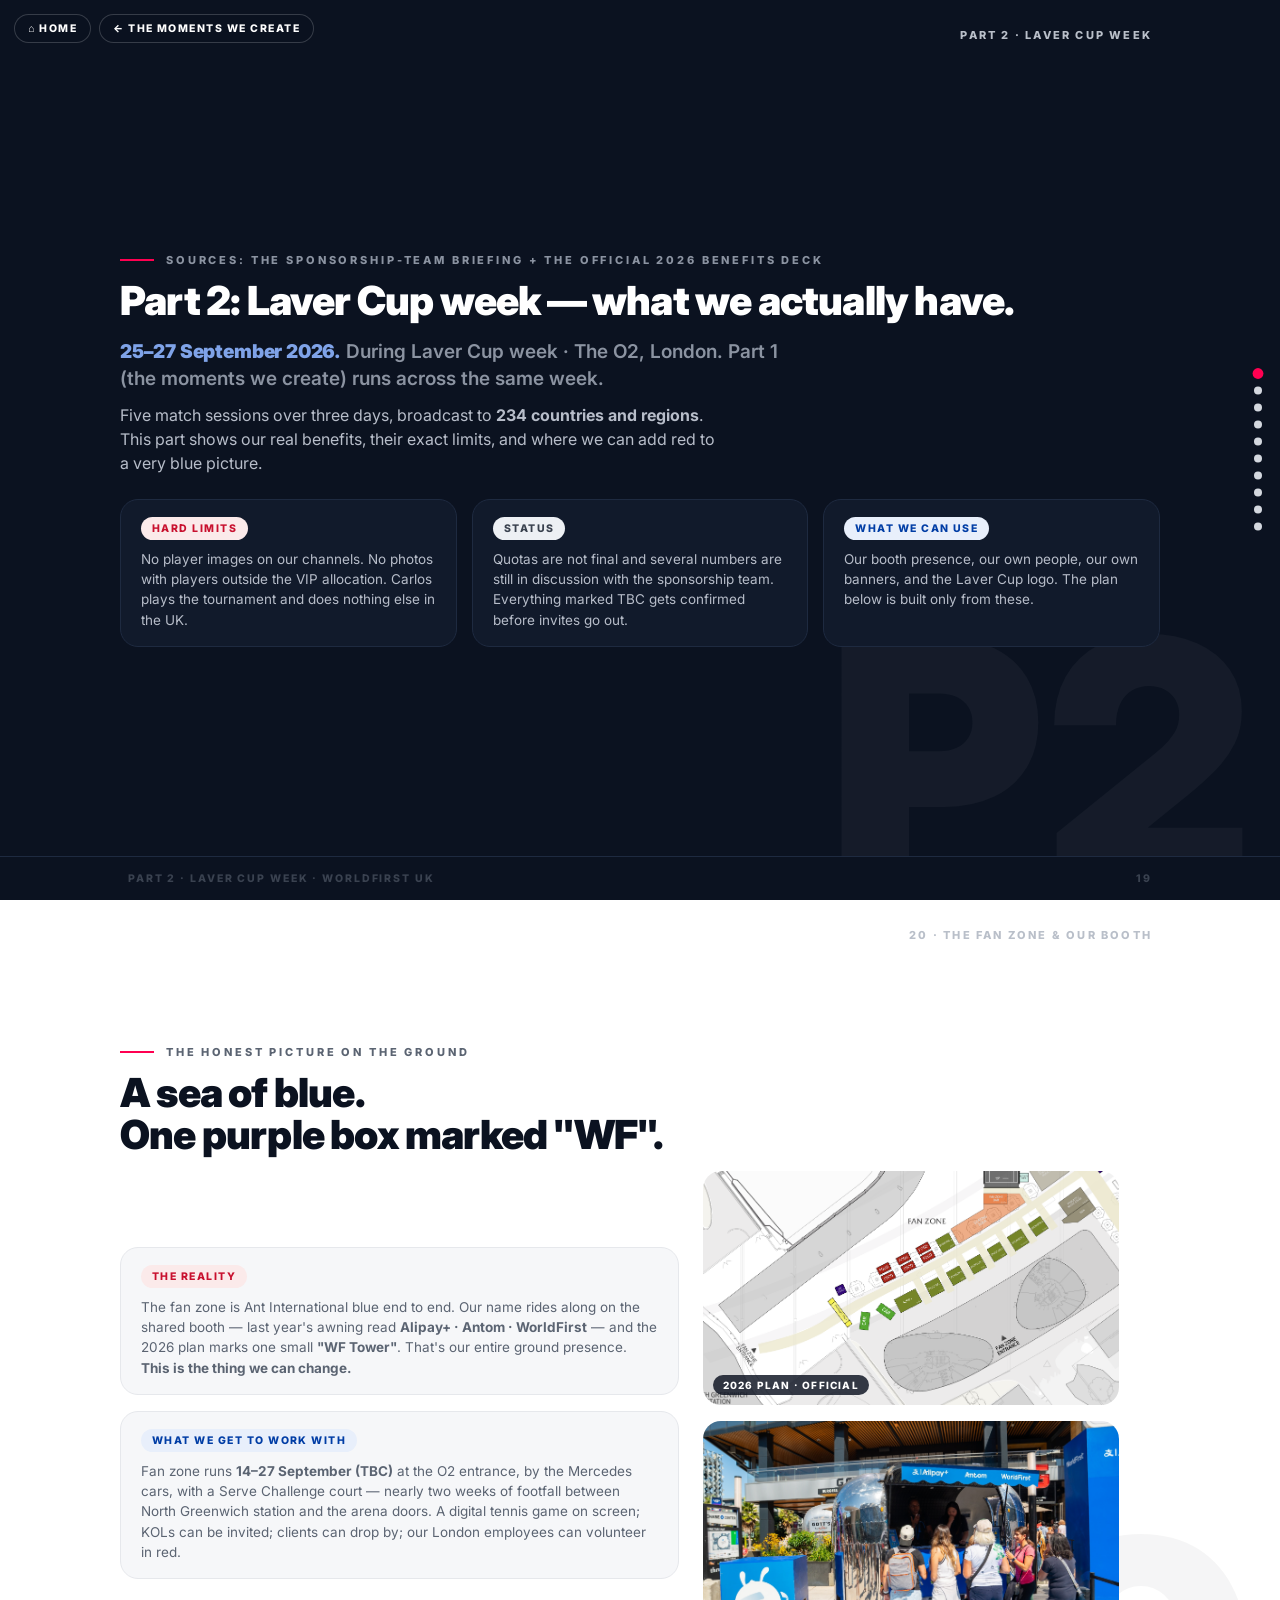
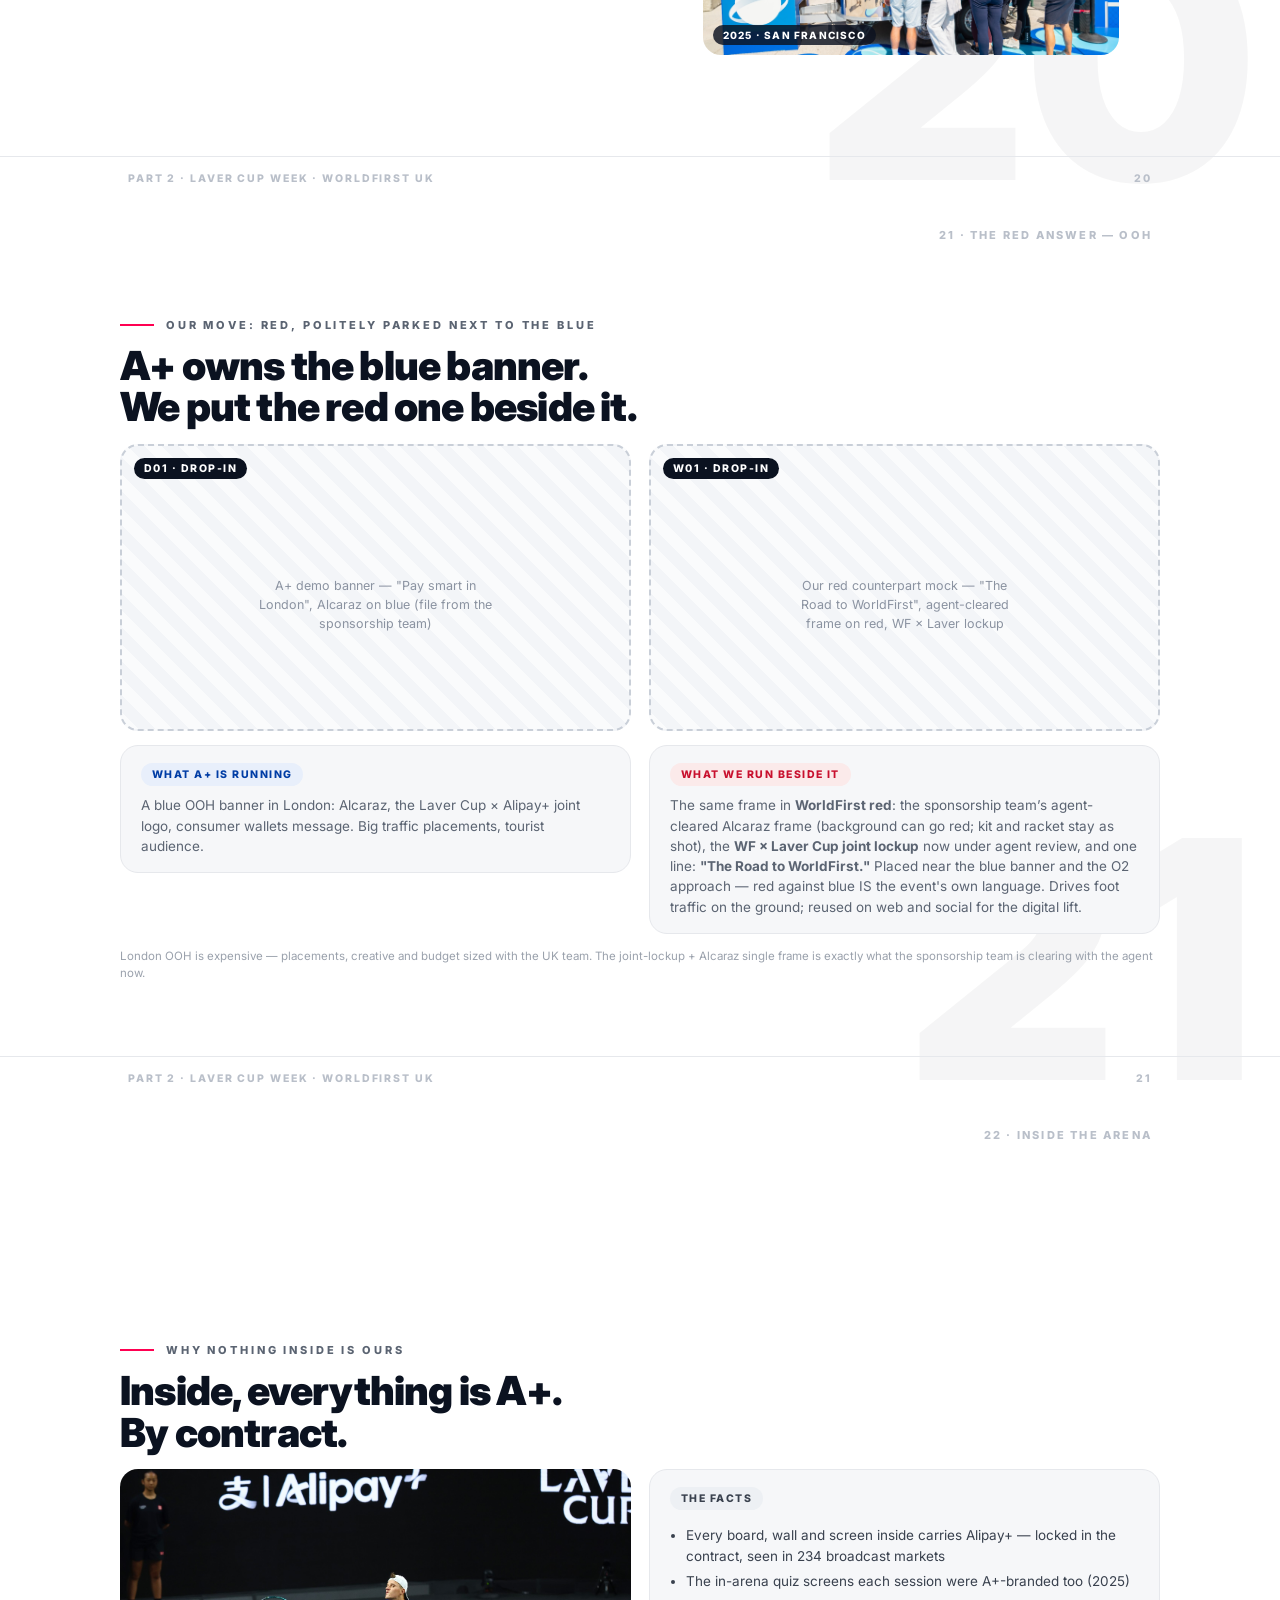
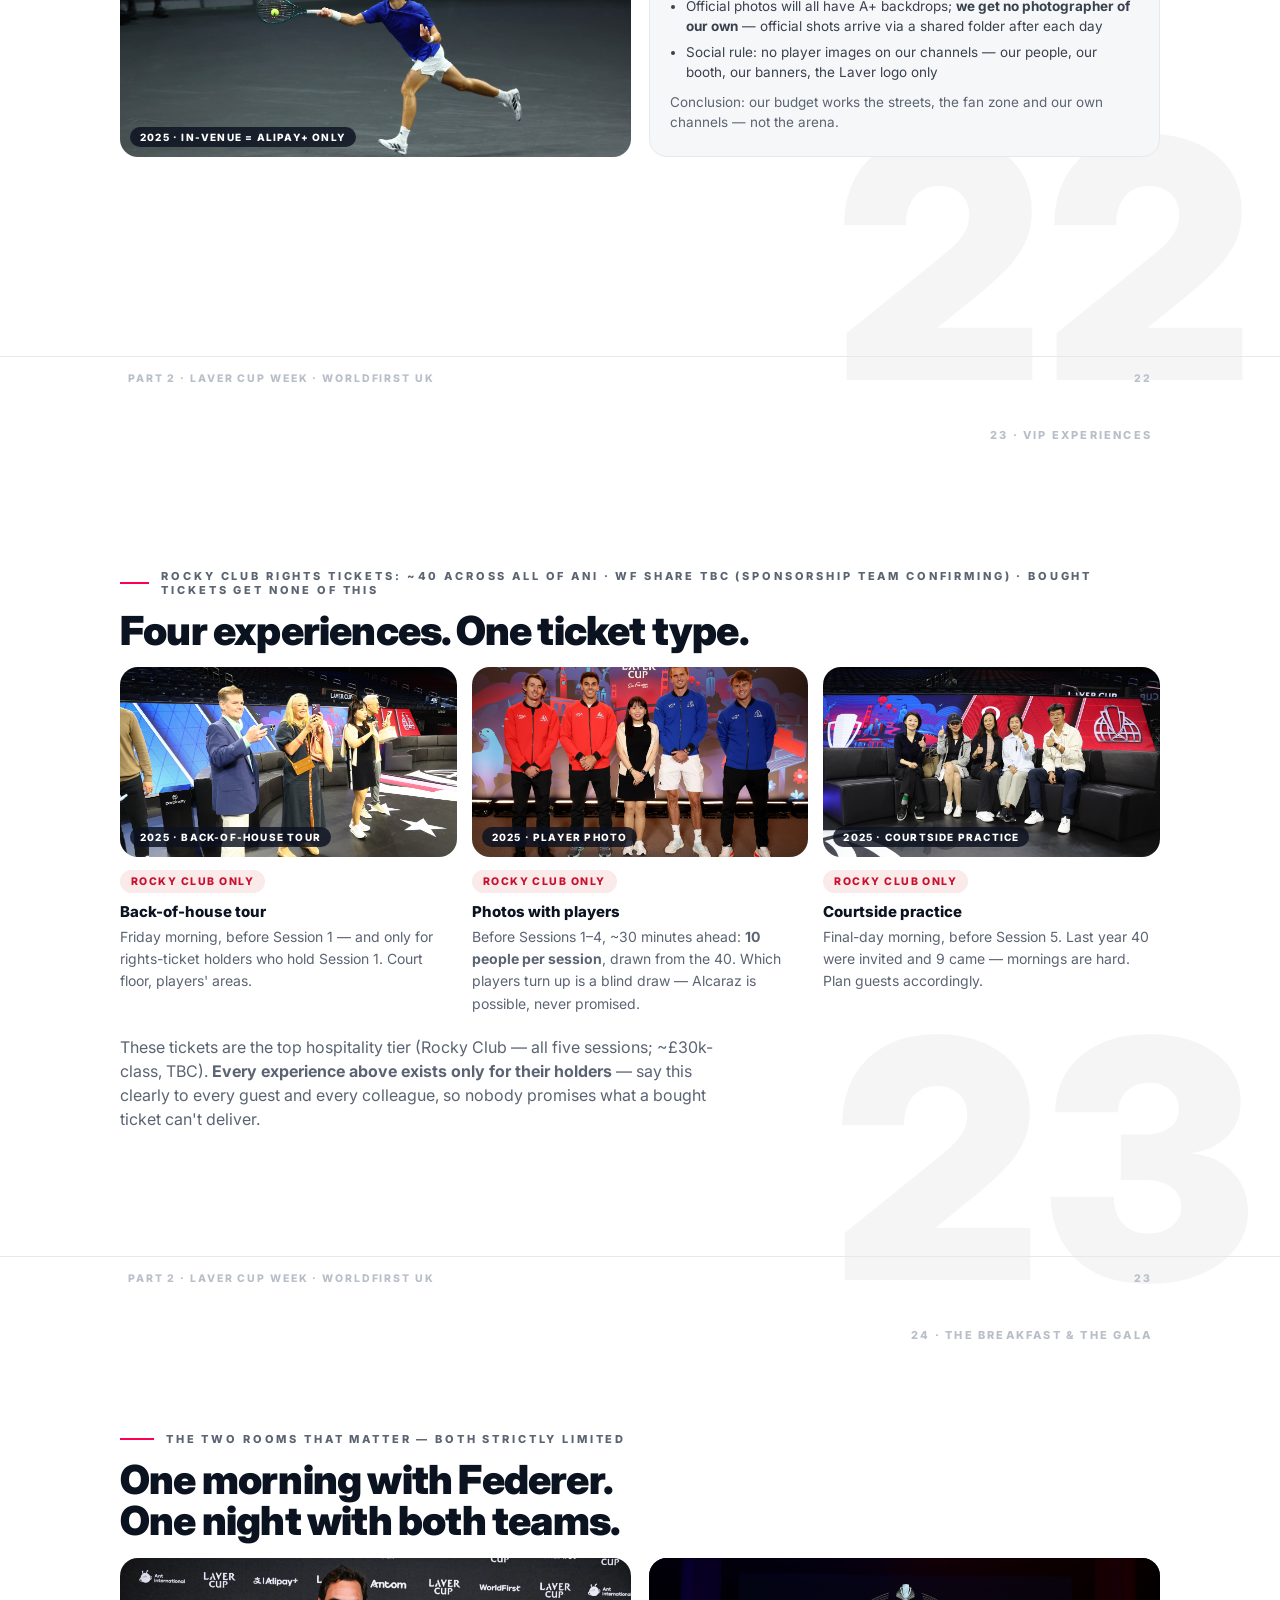
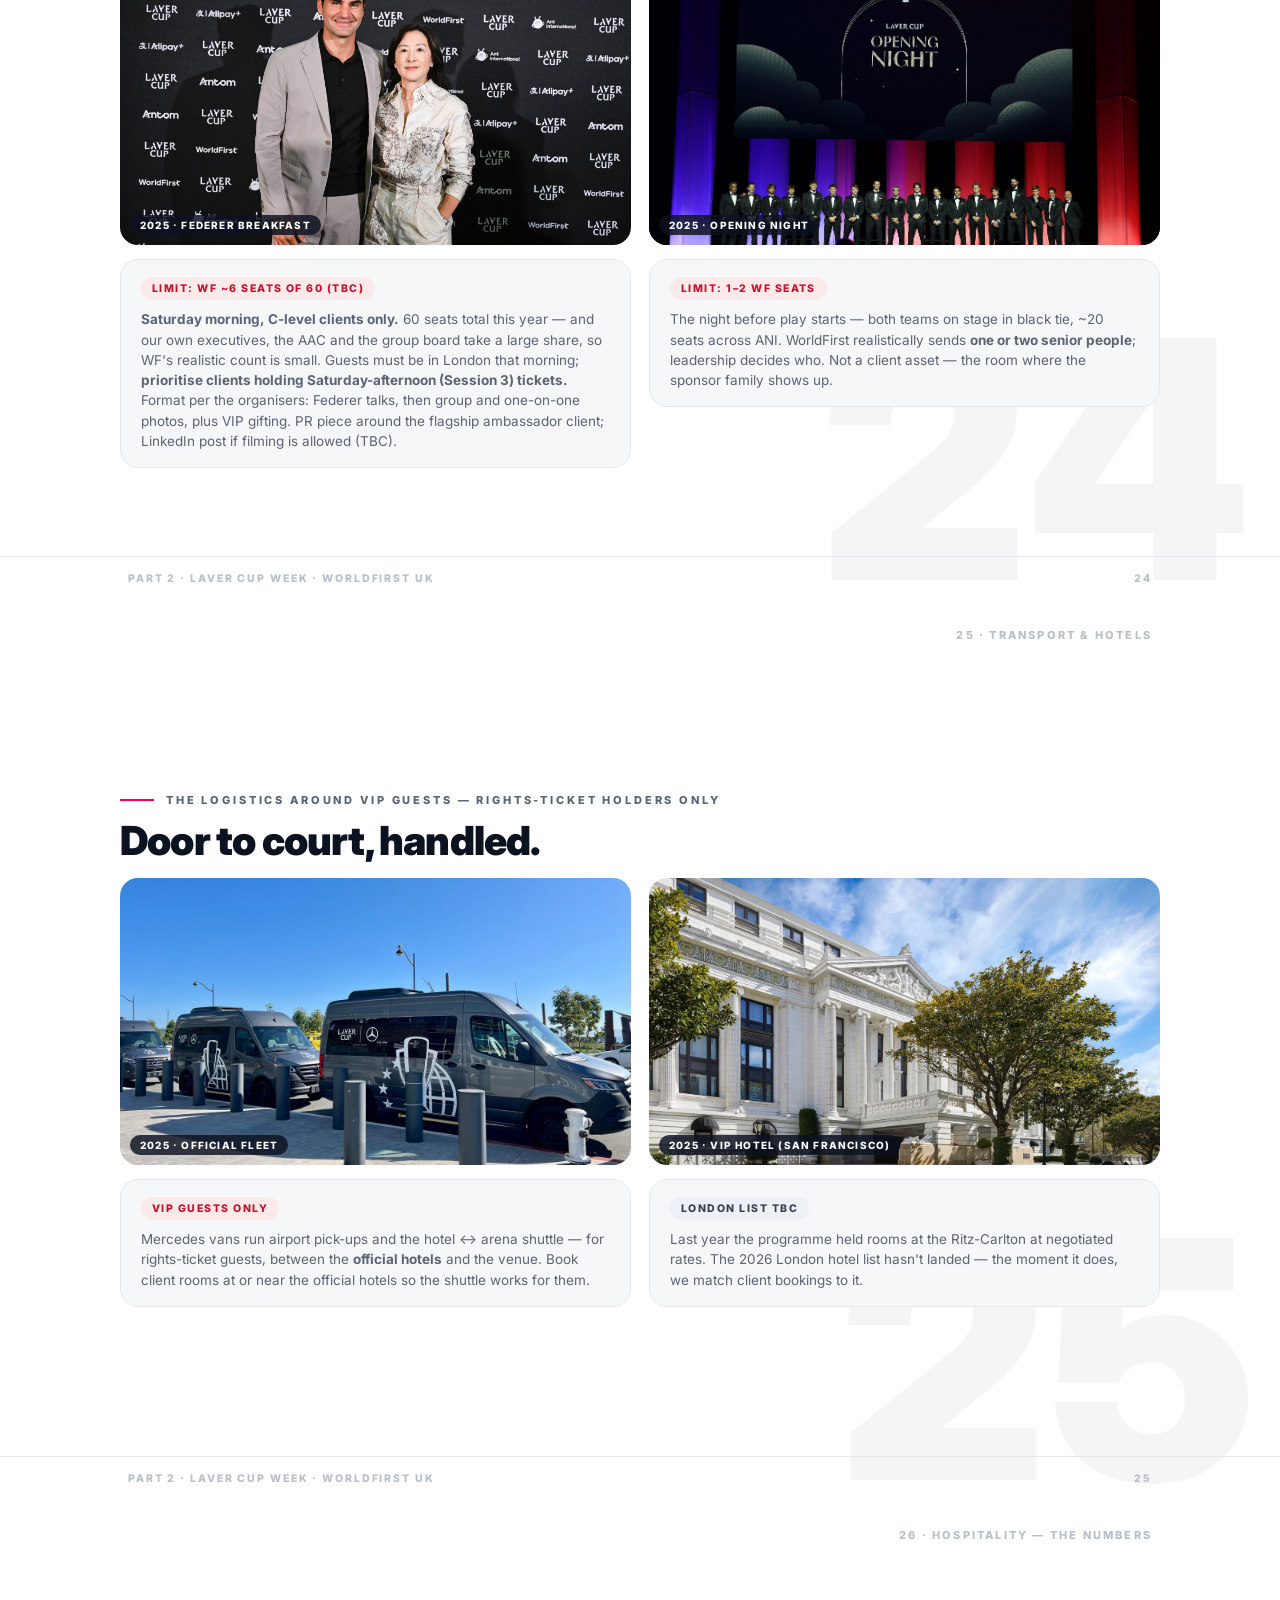
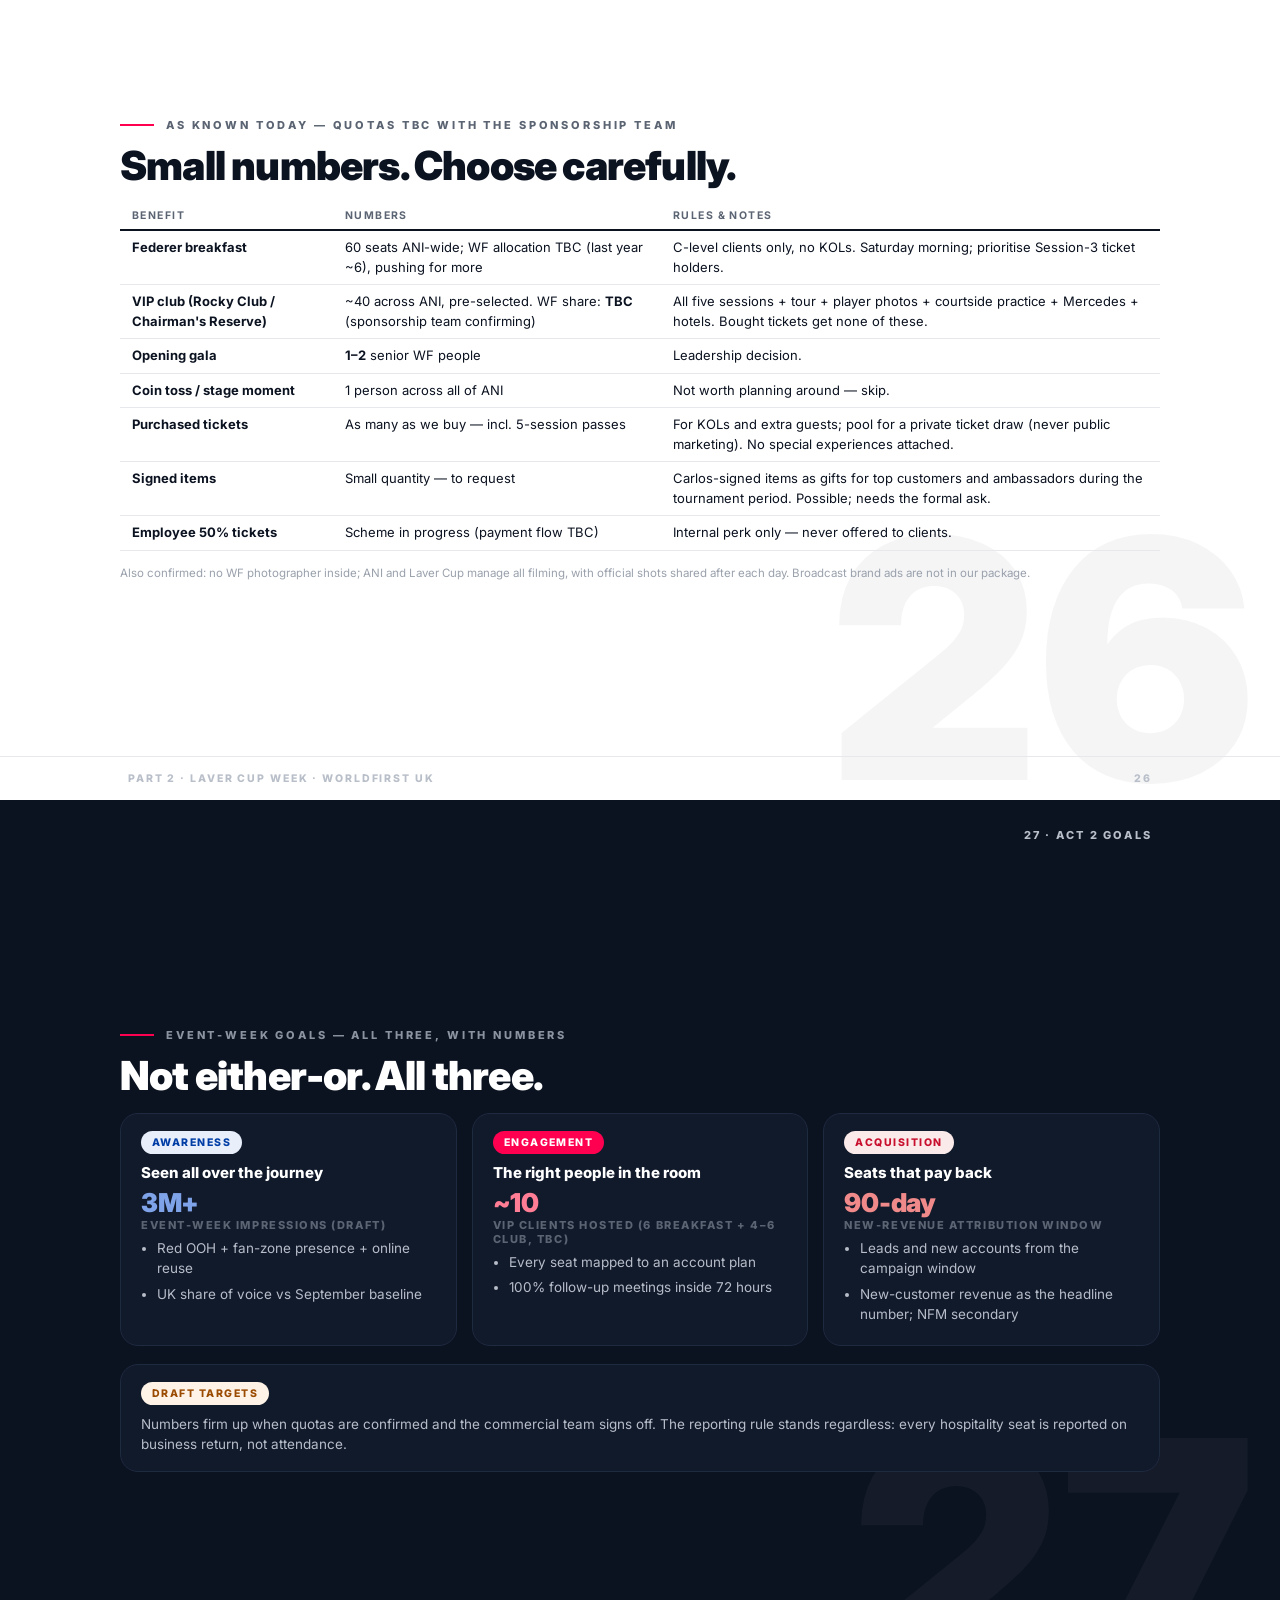
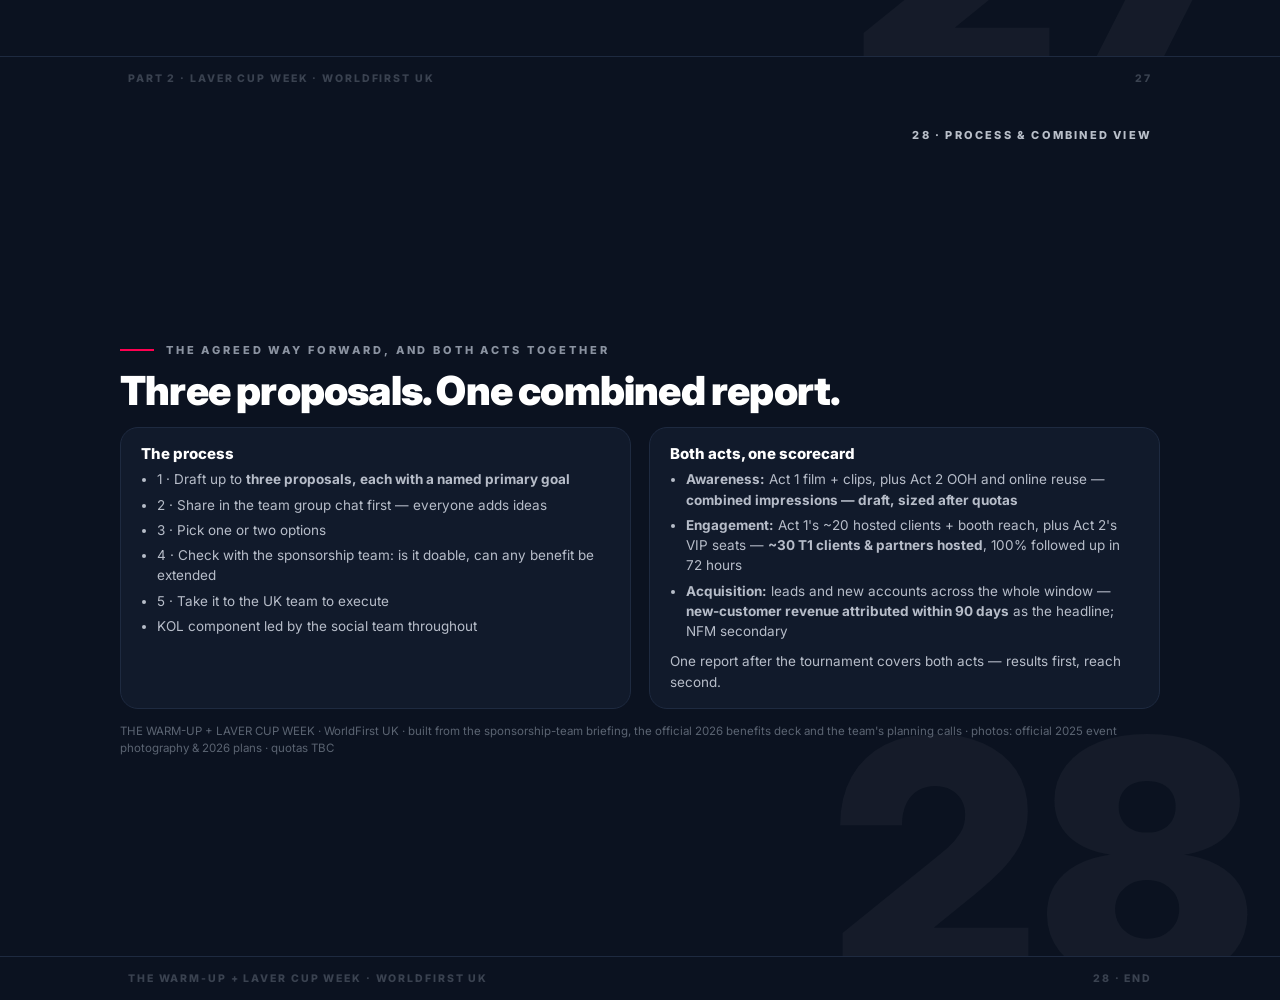
<file: part2.html>
<!DOCTYPE html>
<html lang="en">
<head>
<meta charset="UTF-8">
<meta name="viewport" content="width=device-width, initial-scale=1.0">
<meta name="robots" content="noindex, nofollow">
<title>Part 2 — Laver Cup Week · WorldFirst UK</title>
<link rel="preconnect" href="https://fonts.googleapis.com">
<link href="https://fonts.googleapis.com/css2?family=Inter:wght@400;500;600;800;900&display=swap" rel="stylesheet">
<link rel="stylesheet" href="styles.css">
</head>
<body>
<div class="bar" id="bar"></div>
<nav class="dots" id="dots"></nav>
<nav class="sitenav"><a href="index.html">⌂ Home</a><a href="part1.html">← The moments we create</a></nav>

<!-- 19 PART 2 DIVIDER -->
<section class="slide dark" id="s19">
  <div class="num">PART 2 · LAVER CUP WEEK</div>
  <div class="ghost">P2</div>
  <div class="wrap">
    <div class="kicker">Sources: the sponsorship-team briefing + the official 2026 benefits deck</div>
    <h2 style="color:#fff">Part 2: Laver Cup week — what we actually have.</h2>
    <p class="dateline blue"><b>25–27 September 2026.</b> During Laver Cup week · The O2, London. Part 1 (the moments we create) runs across the same week.</p>
    <p class="lead" style="margin-top:10px">Five match sessions over three days, broadcast to <b>234 countries and regions</b>. This part shows our real benefits, their exact limits, and where we can add red to a very blue picture.</p>
    <div class="grid3" style="margin-top:24px">
      <div class="card"><span class="chip red">Hard limits</span><p>No player images on our channels. No photos with players outside the VIP allocation. Carlos plays the tournament and does nothing else in the UK.</p></div>
      <div class="card"><span class="chip grey">Status</span><p>Quotas are not final and several numbers are still in discussion with the sponsorship team. Everything marked TBC gets confirmed before invites go out.</p></div>
      <div class="card"><span class="chip blue">What we can use</span><p>Our booth presence, our own people, our own banners, and the Laver Cup logo. The plan below is built only from these.</p></div>
    </div>
  </div>
  <div class="strip"><span>Part 2 · Laver Cup Week · WorldFirst UK</span><span>19</span></div>
</section>

<!-- 20 FAN ZONE & BOOTH -->
<section class="slide" id="s20">
  <div class="num">20 · THE FAN ZONE &amp; OUR BOOTH</div>
  <div class="ghost">20</div>
  <div class="wrap">
    <div class="kicker">The honest picture on the ground</div>
    <h2>A sea of blue.<br>One purple box marked "WF".</h2>
    <div class="hero2">
      <div>
        <div class="card" style="margin-bottom:16px">
          <span class="chip red">The reality</span>
          <p>The fan zone is Ant International blue end to end. Our name rides along on the shared booth — last year's awning read <b>Alipay+ · Antom · WorldFirst</b> — and the 2026 plan marks one small <b>"WF Tower"</b>. That's our entire ground presence. <b>This is the thing we can change.</b></p>
        </div>
        <div class="card">
          <span class="chip blue">What we get to work with</span>
          <p>Fan zone runs <b>14–27 September (TBC)</b> at the O2 entrance, by the Mercedes cars, with a Serve Challenge court — nearly two weeks of footfall between North Greenwich station and the arena doors. A digital tennis game on screen; KOLs can be invited; clients can drop by; our London employees can volunteer in red.</p>
        </div>
      </div>
      <div>
        <figure class="pic r169" style="margin-bottom:16px"><span class="cap2">2026 plan · official</span><img src="img/lc-fanzone-plan.png" alt="2026 fan zone plan" loading="lazy"></figure>
        <figure class="pic r169"><span class="cap2">2025 · San Francisco</span><img src="img/lc-booth25.jpg" alt="2025 booth" loading="lazy"></figure>
      </div>
    </div>
  </div>
  <div class="strip"><span>Part 2 · Laver Cup Week · WorldFirst UK</span><span>20</span></div>
</section>

<!-- 21 THE RED ANSWER — OOH -->
<section class="slide" id="s21">
  <div class="num">21 · THE RED ANSWER — OOH</div>
  <div class="ghost">21</div>
  <div class="wrap">
    <div class="kicker">Our move: red, politely parked next to the blue</div>
    <h2>A+ owns the blue banner.<br>We put the red one beside it.</h2>
    <div class="grid2">
      <div>
        <figure class="ph r169" data-id="D01" style="margin-bottom:14px"><span class="tag">D01 · DROP-IN</span><span class="cap">A+ demo banner — "Pay smart in London", Alcaraz on blue (file from the sponsorship team)</span></figure>
        <div class="card">
          <span class="chip blue">What A+ is running</span>
          <p>A blue OOH banner in London: Alcaraz, the Laver Cup × Alipay+ joint logo, consumer wallets message. Big traffic placements, tourist audience.</p>
        </div>
      </div>
      <div>
        <figure class="ph r169" data-id="W01" style="margin-bottom:14px"><span class="tag">W01 · DROP-IN</span><span class="cap">Our red counterpart mock — "The Road to WorldFirst", agent-cleared frame on red, WF × Laver lockup</span></figure>
        <div class="card">
          <span class="chip red">What we run beside it</span>
          <p>The same frame in <b>WorldFirst red</b>: the sponsorship team’s agent-cleared Alcaraz frame (background can go red; kit and racket stay as shot), the <b>WF × Laver Cup joint lockup</b> now under agent review, and one line: <b>"The Road to WorldFirst."</b> Placed near the blue banner and the O2 approach — red against blue IS the event's own language. Drives foot traffic on the ground; reused on web and social for the digital lift.</p>
        </div>
      </div>
    </div>
    <p class="foot">London OOH is expensive — placements, creative and budget sized with the UK team. The joint-lockup + Alcaraz single frame is exactly what the sponsorship team is clearing with the agent now.</p>
  </div>
  <div class="strip"><span>Part 2 · Laver Cup Week · WorldFirst UK</span><span>21</span></div>
</section>

<!-- 22 INSIDE THE ARENA -->
<section class="slide" id="s22">
  <div class="num">22 · INSIDE THE ARENA</div>
  <div class="ghost">22</div>
  <div class="wrap">
    <div class="kicker">Why nothing inside is ours</div>
    <h2>Inside, everything is A+.<br>By contract.</h2>
    <div class="grid2">
      <figure class="pic r169"><span class="cap2">2025 · in-venue = Alipay+ only</span><img src="img/lc-backwall.jpg" alt="In-venue Alipay+ branding" loading="lazy"></figure>
      <div class="card">
        <span class="chip grey">The facts</span>
        <ul>
          <li>Every board, wall and screen inside carries Alipay+ — locked in the contract, seen in 234 broadcast markets</li>
          <li>The in-arena quiz screens each session were A+-branded too (2025)</li>
          <li>Official photos will all have A+ backdrops; <b>we get no photographer of our own</b> — official shots arrive via a shared folder after each day</li>
          <li>Social rule: no player images on our channels — our people, our booth, our banners, the Laver logo only</li>
        </ul>
        <p style="margin-top:10px">Conclusion: our budget works the streets, the fan zone and our own channels — not the arena.</p>
      </div>
    </div>
  </div>
  <div class="strip"><span>Part 2 · Laver Cup Week · WorldFirst UK</span><span>22</span></div>
</section>

<!-- 23 VIP EXPERIENCES -->
<section class="slide" id="s23">
  <div class="num">23 · VIP EXPERIENCES</div>
  <div class="ghost">23</div>
  <div class="wrap">
    <div class="kicker">Rocky Club rights tickets: ~40 across all of ANI · WF share TBC (sponsorship team confirming) · bought tickets get none of this</div>
    <h2>Four experiences. One ticket type.</h2>
    <div class="grid3">
      <div>
        <figure class="pic r169" style="margin-bottom:12px"><span class="cap2">2025 · back-of-house tour</span><img src="img/lc-tour.jpg" alt="Back of house tour" loading="lazy"></figure>
        <span class="chip red">Rocky Club only</span>
        <h3>Back-of-house tour</h3>
        <p style="color:var(--grey);font-size:14px;line-height:1.6">Friday morning, before Session 1 — and only for rights-ticket holders who hold Session 1. Court floor, players' areas.</p>
      </div>
      <div>
        <figure class="pic r169" style="margin-bottom:12px"><span class="cap2">2025 · player photo</span><img src="img/lc-photoop.jpg" alt="Player photo opportunity" loading="lazy"></figure>
        <span class="chip red">Rocky Club only</span>
        <h3>Photos with players</h3>
        <p style="color:var(--grey);font-size:14px;line-height:1.6">Before Sessions 1–4, ~30 minutes ahead: <b>10 people per session</b>, drawn from the 40. Which players turn up is a blind draw — Alcaraz is possible, never promised.</p>
      </div>
      <div>
        <figure class="pic r169" style="margin-bottom:12px"><span class="cap2">2025 · courtside practice</span><img src="img/lc-courtside.jpg" alt="Courtside practice" loading="lazy"></figure>
        <span class="chip red">Rocky Club only</span>
        <h3>Courtside practice</h3>
        <p style="color:var(--grey);font-size:14px;line-height:1.6">Final-day morning, before Session 5. Last year 40 were invited and 9 came — mornings are hard. Plan guests accordingly.</p>
      </div>
    </div>
    <p class="lead" style="margin-top:20px">These tickets are the top hospitality tier (Rocky Club — all five sessions; ~£30k-class, TBC). <b>Every experience above exists only for their holders</b> — say this clearly to every guest and every colleague, so nobody promises what a bought ticket can't deliver.</p>
  </div>
  <div class="strip"><span>Part 2 · Laver Cup Week · WorldFirst UK</span><span>23</span></div>
</section>

<!-- 24 BREAKFAST & GALA -->
<section class="slide" id="s24">
  <div class="num">24 · THE BREAKFAST &amp; THE GALA</div>
  <div class="ghost">24</div>
  <div class="wrap">
    <div class="kicker">The two rooms that matter — both strictly limited</div>
    <h2>One morning with Federer.<br>One night with both teams.</h2>
    <div class="grid2">
      <div>
        <figure class="pic r169" style="margin-bottom:14px"><span class="cap2">2025 · Federer breakfast</span><img src="img/lc-breakfast.jpg" alt="Federer breakfast" loading="lazy"></figure>
        <div class="card">
          <span class="chip red">Limit: WF ~6 seats of 60 (TBC)</span>
          <p><b>Saturday morning, C-level clients only.</b> 60 seats total this year — and our own executives, the AAC and the group board take a large share, so WF's realistic count is small. Guests must be in London that morning; <b>prioritise clients holding Saturday-afternoon (Session 3) tickets.</b> Format per the organisers: Federer talks, then group and one-on-one photos, plus VIP gifting. PR piece around the flagship ambassador client; LinkedIn post if filming is allowed (TBC).</p>
        </div>
      </div>
      <div>
        <figure class="pic r169" style="margin-bottom:14px"><span class="cap2">2025 · opening night</span><img src="img/lc-gala.jpg" alt="Opening night gala" loading="lazy"></figure>
        <div class="card">
          <span class="chip red">Limit: 1–2 WF seats</span>
          <p>The night before play starts — both teams on stage in black tie, ~20 seats across ANI. WorldFirst realistically sends <b>one or two senior people</b>; leadership decides who. Not a client asset — the room where the sponsor family shows up.</p>
        </div>
      </div>
    </div>
  </div>
  <div class="strip"><span>Part 2 · Laver Cup Week · WorldFirst UK</span><span>24</span></div>
</section>

<!-- 25 TRANSPORT & HOTELS -->
<section class="slide" id="s25">
  <div class="num">25 · TRANSPORT &amp; HOTELS</div>
  <div class="ghost">25</div>
  <div class="wrap">
    <div class="kicker">The logistics around VIP guests — rights-ticket holders only</div>
    <h2>Door to court, handled.</h2>
    <div class="grid2">
      <div>
        <figure class="pic r169" style="margin-bottom:14px"><span class="cap2">2025 · official fleet</span><img src="img/lc-mercedes.jpg" alt="Mercedes fleet" loading="lazy"></figure>
        <div class="card">
          <span class="chip red">VIP guests only</span>
          <p>Mercedes vans run airport pick-ups and the hotel ↔ arena shuttle — for rights-ticket guests, between the <b>official hotels</b> and the venue. Book client rooms at or near the official hotels so the shuttle works for them.</p>
        </div>
      </div>
      <div>
        <figure class="pic r169" style="margin-bottom:14px"><span class="cap2">2025 · VIP hotel (San Francisco)</span><img src="img/lc-hotel.jpg" alt="VIP hotel" loading="lazy"></figure>
        <div class="card">
          <span class="chip grey">London list TBC</span>
          <p>Last year the programme held rooms at the Ritz-Carlton at negotiated rates. The 2026 London hotel list hasn't landed — the moment it does, we match client bookings to it.</p>
        </div>
      </div>
    </div>
  </div>
  <div class="strip"><span>Part 2 · Laver Cup Week · WorldFirst UK</span><span>25</span></div>
</section>

<!-- 26 HOSPITALITY NUMBERS -->
<section class="slide" id="s26">
  <div class="num">26 · HOSPITALITY — THE NUMBERS</div>
  <div class="ghost">26</div>
  <div class="wrap">
    <div class="kicker">As known today — quotas TBC with the sponsorship team</div>
    <h2>Small numbers. Choose carefully.</h2>
    <table class="tbl">
      <tr><th>Benefit</th><th>Numbers</th><th>Rules &amp; notes</th></tr>
      <tr><td>Federer breakfast</td><td>60 seats ANI-wide; WF allocation TBC (last year ~6), pushing for more</td><td>C-level clients only, no KOLs. Saturday morning; prioritise Session-3 ticket holders.</td></tr>
      <tr><td>VIP club (Rocky Club / Chairman's Reserve)</td><td>~40 across ANI, pre-selected. WF share: <b>TBC</b> (sponsorship team confirming)</td><td>All five sessions + tour + player photos + courtside practice + Mercedes + hotels. Bought tickets get none of these.</td></tr>
      <tr><td>Opening gala</td><td><b>1–2</b> senior WF people</td><td>Leadership decision.</td></tr>
      <tr><td>Coin toss / stage moment</td><td>1 person across all of ANI</td><td>Not worth planning around — skip.</td></tr>
      <tr><td>Purchased tickets</td><td>As many as we buy — incl. 5-session passes</td><td>For KOLs and extra guests; pool for a private ticket draw (never public marketing). No special experiences attached.</td></tr>
      <tr><td>Signed items</td><td>Small quantity — to request</td><td>Carlos-signed items as gifts for top customers and ambassadors during the tournament period. Possible; needs the formal ask.</td></tr>
      <tr><td>Employee 50% tickets</td><td>Scheme in progress (payment flow TBC)</td><td>Internal perk only — never offered to clients.</td></tr>
    </table>
    <p class="foot">Also confirmed: no WF photographer inside; ANI and Laver Cup manage all filming, with official shots shared after each day. Broadcast brand ads are not in our package.</p>
  </div>
  <div class="strip"><span>Part 2 · Laver Cup Week · WorldFirst UK</span><span>26</span></div>
</section>

<!-- 27 ACT 2 GOALS -->
<section class="slide dark" id="s27">
  <div class="num">27 · ACT 2 GOALS</div>
  <div class="ghost">27</div>
  <div class="wrap">
    <div class="kicker">Event-week goals — all three, with numbers</div>
    <h2 style="color:#fff">Not either-or. All three.</h2>
    <div class="grid3">
      <div class="card goal">
        <span class="chip blue">Awareness</span>
        <h3>Seen all over the journey</h3>
        <div class="big" style="color:#7FA3E8">3M+</div>
        <div class="unit">event-week impressions (draft)</div>
        <ul>
          <li>Red OOH + fan-zone presence + online reuse</li>
          <li>UK share of voice vs September baseline</li>
        </ul>
      </div>
      <div class="card goal">
        <span class="chip pink">Engagement</span>
        <h3>The right people in the room</h3>
        <div class="big" style="color:#FF7D95">~10</div>
        <div class="unit">VIP clients hosted (6 breakfast + 4–6 club, TBC)</div>
        <ul>
          <li>Every seat mapped to an account plan</li>
          <li>100% follow-up meetings inside 72 hours</li>
        </ul>
      </div>
      <div class="card goal">
        <span class="chip red">Acquisition</span>
        <h3>Seats that pay back</h3>
        <div class="big" style="color:#F08A8A">90-day</div>
        <div class="unit">new-revenue attribution window</div>
        <ul>
          <li>Leads and new accounts from the campaign window</li>
          <li>New-customer revenue as the headline number; NFM secondary</li>
        </ul>
      </div>
    </div>
    <div class="card" style="margin-top:18px">
      <span class="chip draft">Draft targets</span>
      <p>Numbers firm up when quotas are confirmed and the commercial team signs off. The reporting rule stands regardless: every hospitality seat is reported on business return, not attendance.</p>
    </div>
  </div>
  <div class="strip"><span>Part 2 · Laver Cup Week · WorldFirst UK</span><span>27</span></div>
</section>

<!-- 28 PROCESS & COMBINED -->
<section class="slide dark" id="s28">
  <div class="num">28 · PROCESS &amp; COMBINED VIEW</div>
  <div class="ghost">28</div>
  <div class="wrap">
    <div class="kicker">The agreed way forward, and both acts together</div>
    <h2 style="color:#fff">Three proposals. One combined report.</h2>
    <div class="grid2">
      <div class="card">
        <h3>The process</h3>
        <ul>
          <li>1 · Draft up to <b>three proposals, each with a named primary goal</b></li>
          <li>2 · Share in the team group chat first — everyone adds ideas</li>
          <li>3 · Pick one or two options</li>
          <li>4 · Check with the sponsorship team: is it doable, can any benefit be extended</li>
          <li>5 · Take it to the UK team to execute</li>
          <li>KOL component led by the social team throughout</li>
        </ul>
      </div>
      <div class="card">
        <h3>Both acts, one scorecard</h3>
        <ul>
          <li><b>Awareness:</b> Act 1 film + clips, plus Act 2 OOH and online reuse — <b>combined impressions — draft, sized after quotas</b></li>
          <li><b>Engagement:</b> Act 1's ~20 hosted clients + booth reach, plus Act 2's VIP seats — <b>~30 T1 clients &amp; partners hosted</b>, 100% followed up in 72 hours</li>
          <li><b>Acquisition:</b> leads and new accounts across the whole window — <b>new-customer revenue attributed within 90 days</b> as the headline; NFM secondary</li>
        </ul>
        <p style="margin-top:10px">One report after the tournament covers both acts — results first, reach second.</p>
      </div>
    </div>
    <p class="foot" style="color:#5B6472">THE WARM-UP + LAVER CUP WEEK · WorldFirst UK · built from the sponsorship-team briefing, the official 2026 benefits deck and the team's planning calls · photos: official 2025 event photography &amp; 2026 plans · quotas TBC</p>
  </div>
  <div class="strip"><span>The Warm-Up + Laver Cup Week · WorldFirst UK</span><span>28 · END</span></div>
</section>

<script>
const slides=[...document.querySelectorAll('.slide')];
const dots=document.getElementById('dots');
slides.forEach((s,i)=>{const a=document.createElement('a');a.href='#'+s.id;dots.appendChild(a);});
const das=[...dots.children];
function sync(){
  const y=window.scrollY+innerHeight/2;
  let idx=0;
  slides.forEach((s,i)=>{if(s.offsetTop<=y)idx=i;});
  das.forEach((d,i)=>d.classList.toggle('on',i===idx));
  const max=document.body.scrollHeight-innerHeight;
  document.getElementById('bar').style.width=(max?window.scrollY/max*100:0)+'%';
}
addEventListener('scroll',sync,{passive:true});sync();
addEventListener('keydown',e=>{
  if(['ArrowDown','PageDown',' '].includes(e.key)){e.preventDefault();nav(1);}
  if(['ArrowUp','PageUp'].includes(e.key)){e.preventDefault();nav(-1);}
});
function nav(dir){
  const y=window.scrollY+innerHeight/2;
  let idx=0;slides.forEach((s,i)=>{if(s.offsetTop<=y)idx=i;});
  const t=slides[Math.min(slides.length-1,Math.max(0,idx+dir))];
  t.scrollIntoView({behavior:'smooth'});
}
</script>
</body>
</html>
</file>
<file: styles.css>
:root{
  --ink:#0B1220; --grey:#5B6472; --line:#E6E8EC; --paper:#FFFFFF; --soft:#F6F7F9;
  --europe:#003DA5; --world:#C8102E; --wf:#FF0051;
}
*{margin:0;padding:0;box-sizing:border-box}
html{scroll-snap-type:y mandatory;scroll-behavior:smooth}
body{font-family:'Inter',-apple-system,'Segoe UI',sans-serif;color:var(--ink);background:var(--paper)}
.slide{min-height:100vh;scroll-snap-align:start;display:flex;align-items:center;position:relative;overflow:hidden;padding:72px 7vw}
.wrap{max-width:1120px;margin:0 auto;width:100%;position:relative;z-index:2}
.ghost{position:absolute;right:2vw;bottom:-2vw;font-size:26vw;font-weight:900;color:rgba(11,18,32,.04);line-height:1;z-index:1;user-select:none}
.dark .ghost{color:rgba(255,255,255,.04)}
.kicker{font-size:12px;font-weight:800;letter-spacing:.26em;text-transform:uppercase;color:var(--grey);margin-bottom:20px;display:flex;align-items:center;gap:12px}
.kicker::before{content:"";width:34px;height:2px;background:var(--wf)}
h1{font-size:clamp(44px,7vw,96px);line-height:.98;font-weight:900;letter-spacing:-.025em}
h2{font-size:clamp(30px,4.4vw,54px);line-height:1.04;font-weight:900;letter-spacing:-.02em;margin-bottom:24px}
h3{font-size:17px;font-weight:800;margin-bottom:8px}
p.lead{font-size:clamp(17px,1.55vw,20px);line-height:1.6;color:var(--grey);max-width:58ch}
.num{position:absolute;top:28px;right:7vw;font-size:11px;font-weight:800;letter-spacing:.2em;color:#B9BFC9;z-index:3}
.strip{position:absolute;left:0;right:0;bottom:0;height:44px;display:flex;align-items:center;justify-content:space-between;padding:0 7vw;font-size:10.5px;font-weight:800;letter-spacing:.18em;text-transform:uppercase;color:#B9BFC9;border-top:1px solid var(--line);z-index:3;background:inherit}
.dark .strip{border-top-color:#1E2A40;color:#3A4250}
.chip{display:inline-flex;align-items:center;font-size:10.5px;font-weight:800;letter-spacing:.14em;text-transform:uppercase;padding:5px 11px;border-radius:100px;white-space:nowrap;margin-bottom:12px}
.chip.pink{background:var(--wf);color:#fff}
.chip.blue{background:#E8EFFB;color:var(--europe)}
.chip.red{background:#FBEAEA;color:var(--world)}
.chip.grey{background:#EDF0F4;color:#39414E}
.chip.draft{background:#FFF3E8;color:#9A4B00}
.grid2{display:grid;grid-template-columns:1fr 1fr;gap:22px}
.grid3{display:grid;grid-template-columns:repeat(3,1fr);gap:18px}
.grid4{display:grid;grid-template-columns:repeat(4,1fr);gap:16px}
.card{background:var(--soft);border:1px solid var(--line);border-radius:18px;padding:24px 26px}
.card p{font-size:15px;line-height:1.6;color:var(--grey)}
.card ul{margin:8px 0 0 18px}
.card li{font-size:15px;line-height:1.65;color:#39414E;margin-bottom:7px}
.dark{background:var(--ink);color:#fff}
.dark .kicker{color:#8B93A1}
.dark p.lead{color:#B7BDC9}
.dark .card{background:#111A2B;border-color:#1E2A40}
.dark .card p,.dark .card li{color:#B7BDC9}
.dark h3{color:#fff}
.tbl{width:100%;border-collapse:collapse;margin-top:6px}
.tbl th{font-size:11px;letter-spacing:.14em;text-transform:uppercase;color:var(--grey);text-align:left;padding:10px 14px;border-bottom:2px solid var(--ink)}
.tbl td{font-size:15px;line-height:1.5;padding:13px 14px;border-bottom:1px solid var(--line);vertical-align:top}
.tbl td:first-child{font-weight:700}
.rec{background:#FFF5F8}
.foot{margin-top:28px;font-size:13px;color:#9AA1AC;line-height:1.6}
.dots{position:fixed;right:18px;top:50%;transform:translateY(-50%);display:flex;flex-direction:column;gap:9px;z-index:50}
.dots a{width:8px;height:8px;border-radius:50%;background:#D4D8DF;transition:.2s}
.dots a.on{background:var(--wf);transform:scale(1.35)}
.bar{position:fixed;top:0;left:0;height:4px;background:linear-gradient(90deg,var(--europe),var(--wf),var(--world));width:0;z-index:60;transition:width .15s}
.trow{display:grid;grid-template-columns:180px 1fr;gap:18px;padding:15px 0;border-bottom:1px solid var(--line);align-items:baseline}
.trow .when{font-weight:900;font-size:16px}
.trow .what{font-size:15.5px;line-height:1.6;color:#39414E}
.trow .what b{color:var(--ink)}
.hot{color:var(--world);font-weight:800}
/* image drop-in slots */
.ph{position:relative;border:2px dashed #C9CFD8;border-radius:18px;background:repeating-linear-gradient(45deg,#FAFBFC,#FAFBFC 12px,#F3F5F8 12px,#F3F5F8 24px);display:flex;align-items:center;justify-content:center;overflow:hidden}
.ph .tag{position:absolute;top:12px;left:12px;background:var(--ink);color:#fff;font-size:10.5px;font-weight:800;letter-spacing:.14em;padding:4px 10px;border-radius:100px}
.ph .cap{font-size:12.5px;color:#8B93A1;text-align:center;padding:0 18px;line-height:1.5;max-width:34ch}
.dark .ph{border-color:#2A3650;background:repeating-linear-gradient(45deg,#0E1626,#0E1626 12px,#121B2E 12px,#121B2E 24px)}
.dark .ph .tag{background:var(--wf)}
.r169{aspect-ratio:16/9}
.r34{aspect-ratio:3/4}
.r45{aspect-ratio:4/5}
.hero2{display:grid;grid-template-columns:1.1fr .9fr;gap:34px;align-items:center}
.face{width:44px;height:44px;border-radius:50%;object-fit:cover;flex:0 0 44px;background:#E6E8EC}
.tcell{display:flex;align-items:center;gap:12px}
.faces{display:flex;gap:6px}
.wikilink{font-size:10.5px;font-weight:800;letter-spacing:.08em;color:var(--europe);text-decoration:none;border-bottom:1.5px solid #B9CCEB;white-space:nowrap}
.wikilink:hover{color:var(--wf);border-bottom-color:var(--wf)}
.dark .tbl th{color:#8B93A1;border-bottom-color:#fff}
.dark .tbl td{border-bottom-color:#1E2A40;color:#B7BDC9}
.dark .tbl td:first-child{color:#fff}
.goal .big{font-size:34px;font-weight:900;letter-spacing:-.01em;margin:6px 0 2px}
.goal .unit{font-size:12px;font-weight:800;letter-spacing:.14em;text-transform:uppercase;color:var(--grey)}
/* real images */
figure.pic{border-radius:18px;overflow:hidden;position:relative;background:#0E1626}
.pic img{width:100%;height:100%;object-fit:cover;display:block}
.pic .cap2{position:absolute;bottom:10px;left:10px;background:rgba(11,18,32,.82);color:#fff;font-size:10px;font-weight:800;letter-spacing:.12em;padding:4px 10px;border-radius:100px;text-transform:uppercase;z-index:2}
/* site nav on part pages */
.sitenav{position:fixed;top:14px;left:14px;z-index:80;display:flex;gap:8px}
.sitenav a{font-size:10.5px;font-weight:800;letter-spacing:.14em;text-transform:uppercase;padding:7px 13px;border-radius:100px;text-decoration:none;background:rgba(11,18,32,.85);color:#fff;border:1px solid rgba(255,255,255,.18)}
.sitenav a:hover{background:var(--wf)}
/* explicit dates — pure typography, no boxes */
.dateline{font-size:clamp(18px,1.9vw,24px);font-weight:600;line-height:1.45;color:var(--grey);margin:14px 0 4px;max-width:58ch}
.dateline b{font-weight:900;letter-spacing:-.01em}
.dateline.red b{color:var(--world)}
.dateline.blue b{color:var(--europe)}
.dark .dateline{color:#8B93A1}
.dark .dateline.red b{color:#FF8FA0}
.dark .dateline.blue b{color:#7FA3E8}
.gdate{font-size:clamp(16px,1.6vw,21px);font-weight:900;letter-spacing:.1em;text-transform:uppercase;color:#fff;margin-bottom:16px;line-height:1.3}
.gdate span{display:block;font-size:.66em;letter-spacing:.24em;font-weight:800;margin-top:6px}
.p1 .gdate span{color:#FF8FA0}
.p2 .gdate span{color:#7FA3E8}
/* split gate landing */
.gate{display:flex;min-height:100vh;background:var(--ink)}
.gate a.half{flex:1;display:flex;align-items:center;justify-content:center;text-decoration:none;position:relative;overflow:hidden;transition:flex .45s cubic-bezier(.22,.61,.36,1)}
.gate a.half:hover{flex:1.35}
.half .inner{text-align:center;padding:48px 32px;position:relative;z-index:2}
.half .pnum{font-size:12px;font-weight:800;letter-spacing:.3em;color:#8B93A1;margin-bottom:16px;text-transform:uppercase}
.half h2{color:#fff;font-size:clamp(34px,4.6vw,64px);margin-bottom:16px}
.half p{color:#B7BDC9;font-size:15.5px;line-height:1.6;max-width:36ch;margin:0 auto 26px}
.half .enter{display:inline-block;font-size:12px;font-weight:800;letter-spacing:.22em;text-transform:uppercase;color:#fff;border:2px solid rgba(255,255,255,.35);padding:12px 24px;border-radius:100px;transition:.25s}
.half:hover .enter{background:#fff;color:var(--ink);border-color:#fff}
.half::before{content:"";position:absolute;inset:0;opacity:.55;transition:.45s}
.half.p1::before{background:radial-gradient(120% 90% at 35% 115%,rgba(200,16,46,.6),transparent 62%)}
.half.p2::before{background:radial-gradient(120% 90% at 65% 115%,rgba(0,61,165,.65),transparent 62%)}
.half:hover::before{opacity:.95}
.gate .mid{width:1px;background:rgba(255,255,255,.14)}
.gatehead{position:fixed;top:0;left:0;right:0;z-index:5;display:flex;justify-content:center;padding:26px;pointer-events:none}
.gatehead span{font-size:11px;font-weight:800;letter-spacing:.26em;text-transform:uppercase;color:#8B93A1}
@media(max-width:900px){
  .grid2,.grid3,.grid4,.hero2{grid-template-columns:1fr}
  .slide{padding:56px 6vw 72px}
  .dots{display:none}
  .trow{grid-template-columns:1fr;gap:4px}
  .tbl{font-size:13px}.tbl td,.tbl th{padding:8px}
  .ghost{display:none}
  .gate{flex-direction:column}
  .gate .mid{width:auto;height:1px}
}

/* ── v3 design fixes: breathing room + density ───────────────── */
.slide{padding:76px 10vw}
.wrap{max-width:980px}
.card{padding:26px 28px}
.grid2{gap:26px}.grid3{gap:22px}
p.lead{max-width:54ch}
.num{right:10vw}
.strip{padding:0 10vw}
/* placeholder fix: tag no longer overlaps caption text */
.ph{min-height:180px;padding:52px 20px 24px}
.ph .cap{margin-top:8px}
/* timeline home */
.tl-hero{padding:96px 10vw 30px;max-width:1080px;margin:0 auto}
.tl-kicker{font-size:12px;font-weight:800;letter-spacing:.26em;text-transform:uppercase;color:var(--grey);margin-bottom:18px;display:flex;align-items:center;gap:12px}
.tl-kicker::before{content:"";width:34px;height:2px;background:var(--wf)}
.tl-hero h1{font-size:clamp(38px,5.6vw,72px);margin-bottom:16px}
.tl-hero p{font-size:clamp(16px,1.5vw,19px);line-height:1.65;color:var(--grey);max-width:60ch}
.tl-band{max-width:1080px;margin:34px auto 0;padding:0 10vw}
.tl-line{position:relative;height:2px;background:var(--line);margin:56px 0 0}
.tl-line .seg1{position:absolute;left:0;width:38%;top:0;height:2px;background:var(--world)}
.tl-line .seg2{position:absolute;right:0;width:56%;top:0;height:2px;background:var(--europe)}
.tl-phases{display:grid;grid-template-columns:38fr 56fr;gap:6%;max-width:1080px;margin:0 auto;padding:26px 10vw 90px}
.phase h2{font-size:clamp(22px,2.6vw,30px);margin:0 0 4px}
.phase .ph-date{font-size:12.5px;font-weight:800;letter-spacing:.16em;text-transform:uppercase;margin-bottom:20px}
.phase.red .ph-date{color:var(--world)}
.phase.blue .ph-date{color:var(--europe)}
.day{display:grid;grid-template-columns:92px 1fr;gap:16px;padding:15px 0;border-bottom:1px solid var(--line);align-items:baseline}
.day .d{font-weight:900;font-size:14px;letter-spacing:.02em}
.day .w{font-size:14.5px;line-height:1.55;color:#39414E}
.day .w b{color:var(--ink)}
.day .w .why{display:block;font-size:12.5px;color:#9AA1AC;margin-top:2px}
.tl-cta{display:inline-block;margin-top:22px;font-size:12px;font-weight:800;letter-spacing:.18em;text-transform:uppercase;color:#fff;background:var(--ink);padding:13px 22px;border-radius:100px;text-decoration:none}
.tl-cta:hover{background:var(--wf)}
.phase.red .tl-cta{background:var(--world)}.phase.red .tl-cta:hover{background:var(--wf)}
.phase.blue .tl-cta{background:var(--europe)}.phase.blue .tl-cta:hover{background:var(--wf)}
@media(max-width:900px){.tl-phases{grid-template-columns:1fr;gap:44px}.tl-line{display:none}}

/* ── v4: left date-nav rail ─────────────────────────── */
.datenav{position:fixed;left:0;top:0;bottom:0;width:168px;z-index:70;display:flex;flex-direction:column;justify-content:center;gap:2px;padding:20px 0 20px 26px;background:transparent;pointer-events:none}
.datenav a{pointer-events:auto;display:block;font-size:11px;font-weight:800;letter-spacing:.08em;text-transform:uppercase;color:#B9BFC9;text-decoration:none;padding:6px 10px 6px 14px;border-left:2px solid var(--line);line-height:1.3;transition:.15s}
.datenav a .dd{display:block;font-size:13px;letter-spacing:.02em;color:inherit}
.datenav a:hover{color:var(--ink)}
.datenav a.on{color:var(--wf);border-left-color:var(--wf)}
.haspanel .slide{padding-left:calc(168px + 4vw);padding-right:8vw}
.haspanel .num{right:8vw}
.haspanel .strip{padding:0 8vw 0 calc(168px + 4vw)}
@media(max-width:1050px){.datenav{display:none}.haspanel .slide{padding:56px 6vw 72px}.haspanel .strip{padding:0 6vw}}
.opt{display:inline-flex;align-items:center;font-size:10.5px;font-weight:800;letter-spacing:.14em;text-transform:uppercase;padding:5px 11px;border-radius:100px;background:#FFF3E8;color:#9A4B00;margin-left:10px;vertical-align:middle}
.aplus-img{border-radius:18px;overflow:hidden;background:#0B1220}
.aplus-img img{width:100%;display:block}

/* ── v5: fit every slide in one viewport (slideshow mode) ── */
.slide{padding:clamp(30px,4.5vh,60px) 8vw}
.haspanel .slide{padding-left:calc(168px + 3vw);padding-right:7vw}
.wrap{max-width:1040px}
h1{font-size:clamp(32px,4.4vw,58px)}
h2{font-size:clamp(24px,3.2vw,40px);margin-bottom:16px}
.kicker{margin-bottom:13px;font-size:11px}
p.lead{font-size:clamp(14.5px,1.25vw,17px);line-height:1.5;max-width:60ch}
.dateline{font-size:clamp(15px,1.5vw,19px);margin:8px 0 2px}
.card{padding:16px 20px}
.card p,.card li{font-size:13.5px;line-height:1.5}
.card li{margin-bottom:5px}
.card ul{margin:6px 0 0 16px}
h3{font-size:15px;margin-bottom:5px}
.grid2{gap:18px}.grid3{gap:15px}
.foot{margin-top:14px;font-size:11.5px;line-height:1.5}
.tbl td{padding:7px 12px;font-size:13px}
.tbl th{padding:7px 12px;font-size:10.5px}
.tbl td:first-child{font-weight:700}
.hero2{gap:24px}
.hero2 > figure.pic{max-height:54vh}
.hero2 > div figure.pic{max-height:26vh}
.goal .big{font-size:26px;margin:4px 0 0}
.goal .unit{font-size:11px}
.chip{margin-bottom:9px}
.dateline{margin-bottom:2px}

/* ── v6: nav sub-entries ── */
.datenav a.sub{border-left-color:transparent;padding:4px 10px 4px 30px;font-size:10.5px;color:#B9BFC9;position:relative;letter-spacing:.06em}
.datenav a.sub::before{content:"";position:absolute;left:16px;top:11px;width:8px;height:1px;background:#CBD0D8}
.datenav a.sub.on{color:var(--wf)}
.datenav a.sub.on::before{background:var(--wf)}
.datenav{gap:1px;padding:16px 0 16px 22px}
.datenav a{padding:5px 10px 5px 14px}

/* ── v7: number highlights, rights split, goals ── */
.numhi{display:flex;align-items:baseline;gap:9px;margin-bottom:10px}
.numhi .n{font-size:40px;font-weight:900;letter-spacing:-.02em;line-height:.85;color:var(--world)}
.numhi .u{font-size:11px;font-weight:800;letter-spacing:.1em;text-transform:uppercase;color:var(--grey)}
.dark .numhi .n{color:#FF8FA0}
.optchip{display:inline-flex;align-items:center;font-size:10px;font-weight:800;letter-spacing:.14em;text-transform:uppercase;padding:3px 9px;border-radius:100px;background:#EDF0F4;color:#39414E;margin-left:10px}

/* v7: tighten datenav for 18 entries */
.datenav a{padding:3px 10px 3px 14px}
.datenav .dd{line-height:1.1}
.datenav a.sub{padding-top:3px;padding-bottom:3px}

/* ── v8: nav redesign — timeline rail, clean hierarchy ── */
.datenav{position:fixed;left:0;top:0;bottom:0;width:216px;display:flex;flex-direction:column;justify-content:center;gap:2px;padding:24px 8px 24px 0;z-index:70;overflow:hidden;background:transparent}
.datenav::before{content:"";position:absolute;left:27px;top:50%;transform:translateY(-50%);height:calc(100% - 96px);width:1px;background:var(--line)}
.datenav a{position:relative;display:block;padding:4px 6px 4px 46px;border-left:none;text-decoration:none;white-space:nowrap;line-height:1.25}
.datenav a::after{content:"";position:absolute;left:23px;top:50%;transform:translateY(-50%);width:9px;height:9px;border-radius:50%;background:var(--paper);border:2px solid #CBD0D8;transition:.15s}
.datenav a .dt{display:block;font-size:9.5px;font-weight:800;letter-spacing:.14em;text-transform:uppercase;color:#B9BFC9}
.datenav .dd{display:block;font-size:12.5px;font-weight:700;letter-spacing:0;text-transform:none;color:#5B6472;overflow:hidden;text-overflow:ellipsis}
.datenav a:hover .dd{color:var(--ink)}
.datenav a.on::after{background:var(--wf);border-color:var(--wf)}
.datenav a.on .dt{color:var(--wf)}
.datenav a.on .dd{color:var(--wf)}
/* nested sub-items */
.datenav a.sub{padding:2px 6px 2px 62px}
.datenav a.sub::after{left:25px;width:5px;height:5px;border-width:1.5px;border-color:#D8DCE2}
.datenav a.sub::before{content:"";position:absolute;left:32px;top:50%;width:14px;height:1px;background:var(--line)}
.datenav a.sub .dd,.datenav a.sub{font-size:11px;font-weight:600;color:#9AA1AC;letter-spacing:.01em;text-transform:none}
.datenav a.sub.on{color:var(--wf)}
.datenav a.sub.on::after{background:var(--wf);border-color:var(--wf)}
@media(max-width:1180px){.datenav{display:none}body.haspanel .slide{padding-left:7vw}}

/* ── v9: room tiles, lightbox ── */
/* who's in the room — 5 tiles */
.roomgrid{display:grid;grid-template-columns:repeat(5,1fr);gap:14px;margin-top:4px}
.roomtile figure{aspect-ratio:4/5;border-radius:14px;overflow:hidden;position:relative;background:#0E1626;margin-bottom:10px}
.roomtile img{width:100%;height:100%;object-fit:cover;object-position:50% 26%;display:block}
.roomtile .rt-n{font-size:10px;font-weight:800;letter-spacing:.13em;text-transform:uppercase;color:var(--wf);display:block;margin-bottom:3px}
.roomtile h3{font-size:14px;margin-bottom:4px;line-height:1.15}
.roomtile p{font-size:12px;line-height:1.45;color:var(--grey)}
@media(max-width:1180px){.roomgrid{grid-template-columns:repeat(2,1fr)}}
/* ── v10: rail scrolls, scrollbar hidden ── */
.datenav{gap:0;overflow-y:auto;scrollbar-width:none;-ms-overflow-style:none}
.datenav::-webkit-scrollbar{display:none}

/* source-document tables: keep their own ratio, reserve space, never collapse */
figure.pic img[width]{height:auto;max-height:56vh;width:auto;max-width:100%;margin:0 auto;display:block;object-fit:contain}
/* the two-concept OOH slide stacks image+card twice — cap the art on short screens */
#s-ooh figure.pic{max-height:30vh}
/* short laptop windows: shave the dense slides rather than clip them */
@media (max-height:680px){
  .card{padding:13px 17px}
  .tbl td{padding:5px 11px}
  .tbl th{padding:5px 11px}
  h2{margin-bottom:12px}
  .foot{margin-top:10px}
  .ros td{padding:4px 11px}
}

/* true-linear bar charts — colour on the bar only */
.bars{display:flex;flex-direction:column;gap:6px;margin-top:4px}
.bar-row{display:grid;grid-template-columns:132px 1fr 78px;gap:11px;align-items:center}
.bar-label{font-size:12px;font-weight:700;color:var(--grey);line-height:1.2}
.bar-track{display:block;height:13px;background:#EDF0F4;border-radius:100px;overflow:hidden}
.bar-fill{display:block;height:100%;border-radius:100px;background:var(--world)}
.bar-fill.blue{background:var(--europe)}
.bar-fill.pink{background:var(--wf)}
.bar-fill.grey{background:#AEB6C2}
.bar-val{font-size:12.5px;font-weight:800;text-align:right;letter-spacing:-.01em}
.dark .bar-track{background:#1E2A40}
.dark .bar-label{color:#8B93A1}
.dark .bar-val{color:#fff}
.chartnote{font-size:11px;color:#9AA1AC;margin-top:8px;letter-spacing:.02em}
/* run of show */
.ros{width:100%;border-collapse:collapse}
.ros td{padding:6px 12px;border-bottom:1px solid var(--line);font-size:13px;line-height:1.45;vertical-align:top}
.ros tr:last-child td{border-bottom:none}
.ros .t{font-weight:900;width:74px;white-space:nowrap;font-variant-numeric:tabular-nums}
.ros .hi td{background:#FFF5F8}
.ros .hi .t{color:var(--world)}
/* inline doc links */
.doclink{font-size:12px;font-weight:800;letter-spacing:.06em;color:var(--europe);text-decoration:none;border-bottom:1.5px solid #B9CCEB;word-break:break-all}
.doclink:hover{color:var(--wf);border-bottom-color:var(--wf)}
/* lightbox */
figure.pic img,.aplus-img img,.roomtile img{cursor:zoom-in}
.lightbox{position:fixed;inset:0;z-index:200;background:rgba(6,9,15,.93);display:none;align-items:center;justify-content:center;padding:5vh 5vw;cursor:zoom-out;backdrop-filter:blur(4px)}
.lightbox.on{display:flex}
.lightbox img{max-width:100%;max-height:100%;border-radius:10px;box-shadow:0 30px 90px rgba(0,0,0,.6)}
.lightbox .lx-close{position:absolute;top:20px;right:26px;font-size:12px;font-weight:800;letter-spacing:.16em;text-transform:uppercase;color:#fff;background:transparent;border:2px solid rgba(255,255,255,.4);border-radius:100px;padding:9px 18px;cursor:pointer}
.lightbox .lx-close:hover{background:#fff;color:var(--ink)}

/* ── v11: clustered, foldable rail — closed by default, accordion ── */
.datenav{justify-content:center}
.cl{position:relative}
.datenav .cl-head{pointer-events:auto;position:relative;display:flex;align-items:center;gap:7px;width:100%;background:none;border:0;padding:7px 8px 7px 44px;cursor:pointer;text-align:left;font-family:inherit;color:inherit;text-decoration:none}
.datenav .cl-head::after{content:"";position:absolute;left:23px;top:50%;transform:translateY(-50%);width:9px;height:9px;border-radius:50%;background:var(--paper);border:2px solid #CBD0D8;transition:.15s}
.cl-txt{display:block;min-width:0;flex:1;text-transform:none;letter-spacing:0}
.cl-dt{display:block;font-size:8.5px;font-weight:800;letter-spacing:.12em;text-transform:uppercase;color:#B9BFC9;line-height:1.05}
.cl-name{display:block;font-size:12.5px;font-weight:800;letter-spacing:0;color:#39414E;line-height:1.2;white-space:nowrap;overflow:hidden;text-overflow:ellipsis}
.cl-cur{display:block;font-size:9.5px;font-weight:600;color:#9AA1AC;line-height:1.25;white-space:nowrap;overflow:hidden;text-overflow:ellipsis;margin-top:1px}
.datenav .cl.open .cl-cur{display:none}
.cl-n{font-size:9.5px;font-weight:800;color:#C5CAD3;flex:0 0 auto}
.datenav .cl.open .cl-n{display:none}
.chev{flex:0 0 7px;width:7px;height:7px;border-right:1.5px solid #C5CAD3;border-bottom:1.5px solid #C5CAD3;transform:rotate(-45deg);transition:transform .2s;margin-right:2px}
.datenav .cl.open .chev{transform:rotate(45deg)}
.datenav .cl-head:hover .cl-name{color:var(--ink)}
.datenav .cl-head:hover .chev{border-color:#8B93A1}
.datenav .cl.active .cl-name{color:var(--wf)}
.datenav .cl.active .cl-dt{color:var(--wf)}
.datenav .cl.active .cl-head::after{background:var(--wf);border-color:var(--wf)}
.datenav .cl-body{display:none}
.datenav .cl.open .cl-body{display:block;padding-bottom:5px}
/* entries inside a cluster read as sub-items */
.datenav .cl-body a{position:relative;display:block;padding:2px 6px 2px 62px;text-decoration:none;white-space:nowrap;line-height:1.25}
.datenav .cl-body a::after{content:"";position:absolute;left:26px;top:50%;transform:translateY(-50%);width:4.5px;height:4.5px;border-radius:50%;background:var(--paper);border:1.5px solid #D8DCE2}
.datenav .cl-body a::before{content:"";position:absolute;left:32px;top:50%;width:12px;height:1px;background:var(--line)}
.datenav .cl-body a .dd{font-size:10.5px;font-weight:600;color:#9AA1AC;letter-spacing:.01em;line-height:1.25;overflow:hidden;text-overflow:ellipsis}
.datenav .cl-body a:hover .dd{color:var(--ink)}
.datenav .cl-body a.on .dd{color:var(--wf);font-weight:800}
.datenav .cl-body a.on::after{background:var(--wf);border-color:var(--wf)}
.datenav .cl.solo .cl-head{cursor:pointer}
</file>
